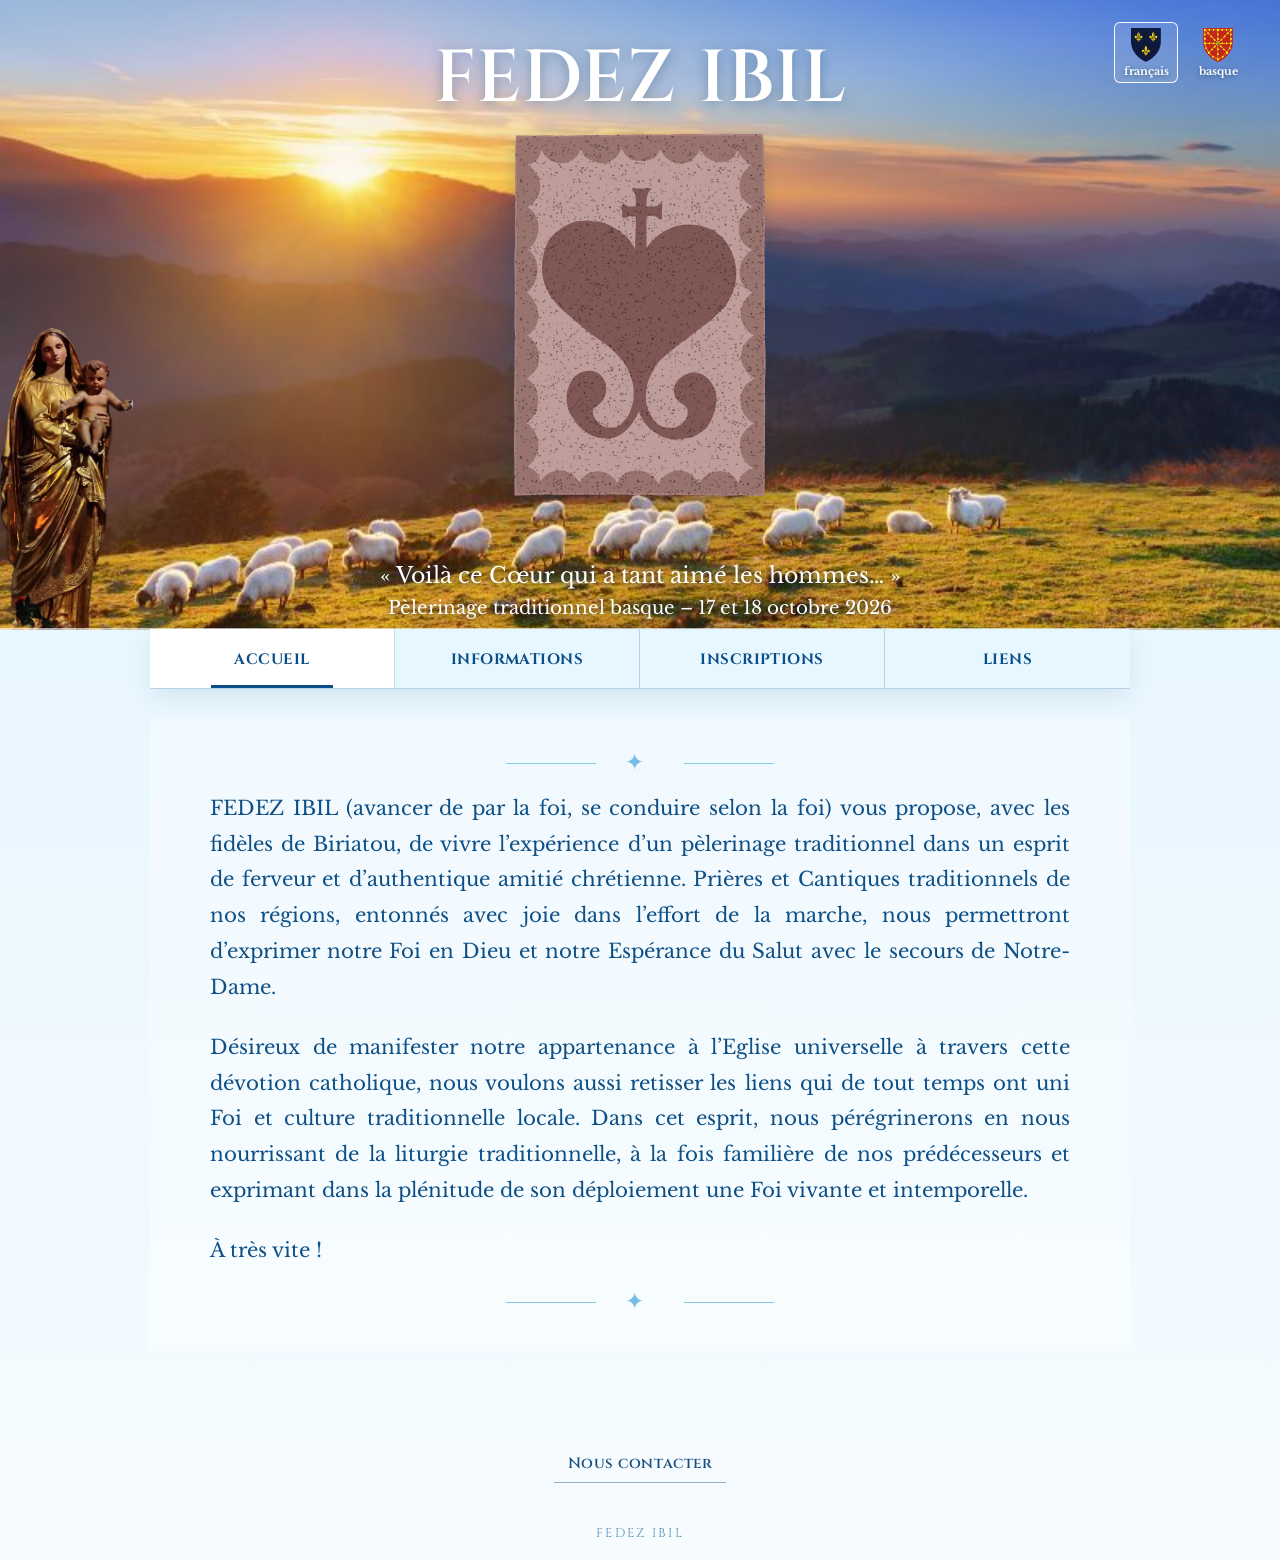
<file: index.html>
<!doctype html>
<html lang="fr">

<head>
  <!-- Google tag (gtag.js) -->
<script async src="https://www.googletagmanager.com/gtag/js?id=G-PWHCYCFR2K"></script>
<script>
  window.dataLayer = window.dataLayer || [];
  function gtag(){dataLayer.push(arguments);}
  gtag('js', new Date());

  gtag('config', 'G-PWHCYCFR2K');
</script>
  <meta charset="utf-8">

  <meta
    name="viewport"
    content="width=device-width, initial-scale=1"
  >

  <meta
    name="description"
    content="Fedez Ibil — pèlerinage traditionnel, foi et culture locale."
  >

  <title>Fedez Ibil</title>

  <link rel="preconnect" href="https://fonts.googleapis.com">
  <link rel="preconnect" href="https://fonts.gstatic.com" crossorigin>

  <link
    href="https://fonts.googleapis.com/css2?family=Cinzel:wght@500;600;700&family=Libre+Baskerville:ital,wght@0,400;0,700;1,400&display=swap"
    rel="stylesheet"
  >

  <link rel="stylesheet" href="style.css">

  <script defer src="langue.js"></script>
</head>

<body data-page="home">


<!-- LANGUES -->

<div
  class="language-switch"
  aria-label="Choix de la langue"
>

  <button
    class="lang-btn active"
    data-lang="fr"
    type="button"
    aria-label="français"
  >

    <img
      src="images/blason-france.svg"
      alt=""
    >

    <span
      class="lang-label"
      data-lang-label="fr"
    >
      français
    </span>

  </button>


  <button
    class="lang-btn"
    data-lang="eu"
    type="button"
    aria-label="basque"
  >

    <img
      src="images/blason-navarre.svg"
      alt=""
    >

    <span
      class="lang-label"
      data-lang-label="eu"
    >
      basque
    </span>

  </button>

</div>



<!-- GRANDE IMAGE -->

<header class="hero">

  <img
    class="hero-photo"
    src="images/garazi.jpg"
    alt="Saint-Jean-Pied-de-Port"
  >


  <!-- TITRE -->

  <div
    class="brand"
    aria-label="Fedez Ibil"
  >

    <div class="brand-title">

      <span class="brand-word">
        FE<span id="logo-start">D</span>EZ
      </span>

      <span class="brand-word">
        I<span id="logo-end">B</span>IL
      </span>

    </div>

  </div>


  <!-- SACRÉ-CŒUR -->

  <img
    src="images/bihotz-sakratua.svg"
    alt=""
    class="brand-heart"
  >


  <!-- VIERGE -->

  <img
    class="virgin"
    src="images/vierge-ciboure.png"
    alt="Vierge à l'Enfant"
  >


  <!-- DEVISE ET DATE DU PÈLERINAGE -->

  <div class="hero-caption">

    <div
      class="hero-quote"
      data-i18n-html="hero.quote"
    >
      Voilà ce Cœur qui a tant aimé les hommes…
    </div>

    <div
      class="hero-subtitle"
      data-i18n-html="hero.subtitle"
    >
      Pèlerinage traditionnel basque – 17 et 18 octobre 2026
    </div>

  </div>


  <div class="hero-bottom-line"></div>

</header>



<!-- NAVIGATION -->

<nav
  class="main-nav"
  aria-label="Navigation principale"
>

  <a
    class="nav-link active"
    href="index.html"
    data-i18n="nav.home"
  >
    Accueil
  </a>

  <a
    class="nav-link"
    href="informations.html"
    data-i18n="nav.info"
  >
    Informations
  </a>

  <a
    class="nav-link"
    href="inscriptions.html"
    data-i18n="nav.signup"
  >
    Inscriptions
  </a>

  <a
    class="nav-link"
    href="liens.html"
    data-i18n="nav.links"
  >
    Liens
  </a>

</nav>



<!-- CONTENU -->

<main class="home-main">

  <section class="intro-card">

    <div
      class="ornament"
      aria-hidden="true"
    >
      ✦
    </div>


    <div
      class="intro-text"
      data-i18n-html="home.text"
    >

      <p>
        FEDEZ IBIL (avancer de par la foi, se conduire selon la foi) vous propose, avec les fidèles de Biriatou, de vivre l’expérience d’un pèlerinage traditionnel dans un esprit de ferveur et d’authentique amitié chrétienne. Prières et Cantiques traditionnels de nos régions, entonnés avec joie dans l’effort de la marche, nous permettront d’exprimer notre Foi en Dieu et notre Espérance du Salut avec le secours de Notre-Dame.
      </p>

      <p>
        Désireux de manifester notre appartenance à l’Eglise universelle à travers cette dévotion catholique, nous voulons aussi retisser les liens qui de tout temps ont uni Foi et culture traditionnelle locale. Dans cet esprit, nous pérégrinerons en nous nourrissant de la liturgie traditionnelle, à la fois familière de nos prédécesseurs et exprimant dans la plénitude de son déploiement une Foi vivante et intemporelle.
      </p>

      <p>
        À très vite !
      </p>

    </div>


    <div
      class="ornament ornament-bottom"
      aria-hidden="true"
    >
      ✦
    </div>

  </section>

</main>

<div class="contact-footer-link">
  <a href="contact.html" data-i18n="contact.link">
    Nous contacter
  </a>
</div>


<footer>
  <span>FEDEZ IBIL</span>
</footer>

</body>

</html>
</file>
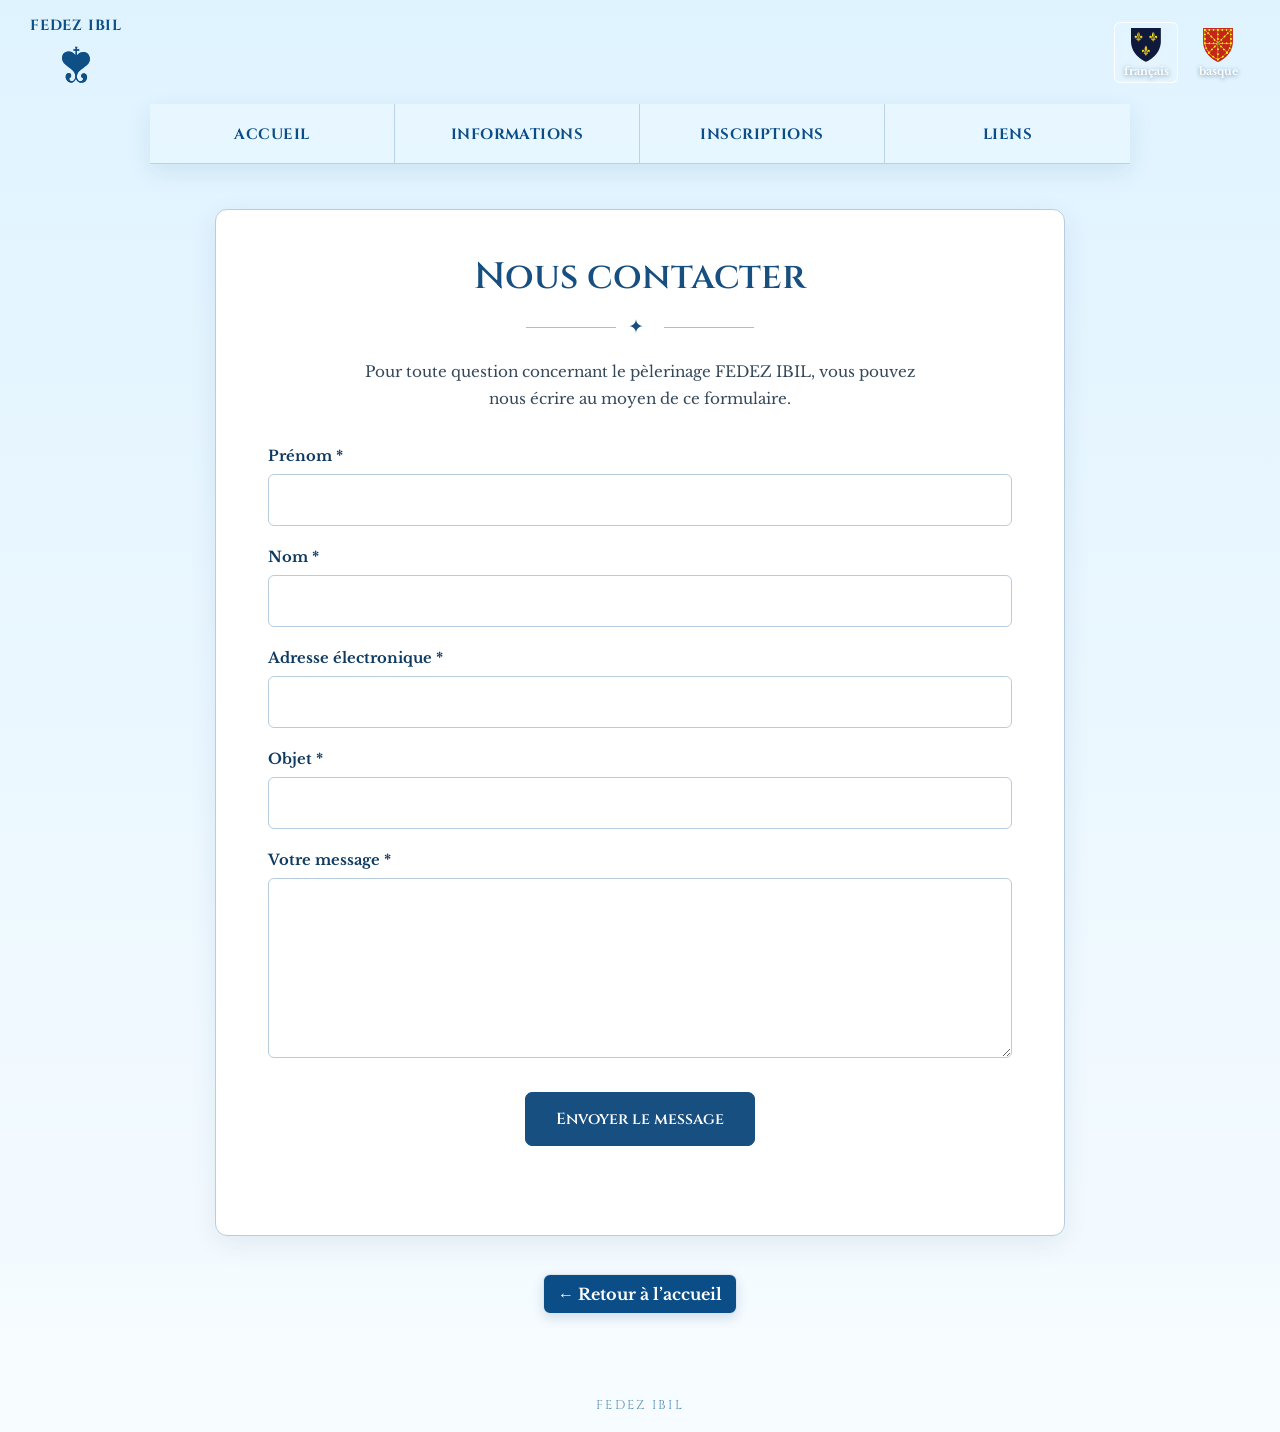
<file: contact.html>
<!doctype html>
<html lang="fr">
<head>
  <meta charset="utf-8">
  <meta name="viewport" content="width=device-width,initial-scale=1">
  <meta name="description" content="Contacter l'association FEDEZ IBIL.">
  <title>Nous contacter — FEDEZ IBIL</title>

  <link rel="preconnect" href="https://fonts.googleapis.com">
  <link rel="preconnect" href="https://fonts.gstatic.com" crossorigin>
  <link href="https://fonts.googleapis.com/css2?family=Cinzel:wght@500;600;700&family=Libre+Baskerville:ital,wght@0,400;0,700;1,400&display=swap" rel="stylesheet">

  <link rel="stylesheet" href="style.css">
  <link rel="stylesheet" href="contact.css">

  <script defer src="langue.js"></script>
  <script defer src="contact-config.js"></script>
  <script defer src="contact.js"></script>
</head>

<body class="contact-page" data-page="contact">

  <a class="info-home-link" href="index.html" aria-label="Retour à l'accueil">
    <span class="info-home-title">FEDEZ IBIL</span>
    <img
      src="images/bihotz-sakratua-xuria.svg"
      alt=""
      class="info-home-heart"
    >
  </a>

  <div class="language-switch" aria-label="Choix de la langue">
    <button class="lang-btn active" data-lang="fr" type="button" aria-label="français">
      <img src="images/blason-france.svg" alt="">
      <span class="lang-label" data-lang-label="fr">français</span>
    </button>

    <button class="lang-btn" data-lang="eu" type="button" aria-label="basque">
      <img src="images/blason-navarre.svg" alt="">
      <span class="lang-label" data-lang-label="eu">basque</span>
    </button>
  </div>

  <nav class="main-nav info-main-nav" aria-label="Navigation principale">
    <a class="nav-link" href="index.html" data-i18n="nav.home">Accueil</a>
    <a class="nav-link" href="informations.html" data-i18n="nav.info">Informations</a>
    <a class="nav-link" href="inscriptions.html" data-i18n="nav.signup">Inscriptions</a>
    <a class="nav-link" href="liens.html" data-i18n="nav.links">Liens</a>
  </nav>

  <main class="contact-main">
    <section class="contact-card" aria-labelledby="contact-title">

      <h1 id="contact-title" data-i18n="contact.title">
        Nous contacter
      </h1>

      <div class="ornament" aria-hidden="true">✦</div>

      <p class="contact-intro" data-i18n="contact.intro">
        Pour toute question concernant le pèlerinage FEDEZ IBIL,
        vous pouvez nous écrire au moyen de ce formulaire.
      </p>

      <form id="contact-form" method="post" target="contact-response">

        <input type="hidden" name="type" value="contact-fedez-ibil">
        <input type="hidden" id="contact-lang" name="langue" value="fr">

        <div class="contact-field">
          <label for="prenom" data-i18n="contact.first">Prénom *</label>
          <input id="prenom" name="prenom" autocomplete="given-name"
                 required maxlength="120">
        </div>

        <div class="contact-field">
          <label for="nom" data-i18n="contact.last">Nom *</label>
          <input id="nom" name="nom" autocomplete="family-name"
                 required maxlength="120">
        </div>

        <div class="contact-field">
          <label for="email" data-i18n="contact.email">
            Adresse électronique *
          </label>
          <input id="email" name="email" type="email"
                 autocomplete="email" required maxlength="254">
        </div>

        <div class="contact-field">
          <label for="objet" data-i18n="contact.subject">Objet *</label>
          <input id="objet" name="objet" type="text"
                 required maxlength="180">
        </div>

        <div class="contact-field">
          <label for="message" data-i18n="contact.message">
            Votre message *
          </label>
          <textarea id="message" name="message"
                    required maxlength="12000"></textarea>
        </div>

        <button id="contact-submit" class="contact-submit"
                type="submit" data-i18n="contact.send">
          Envoyer le message
        </button>

        <p class="contact-status" id="contact-status"
           role="status" aria-live="polite"></p>

      </form>

      <iframe name="contact-response" id="contact-response"
              title="Réponse du formulaire" hidden></iframe>

    </section>

    <p class="info-back-wrap">
      <a class="info-back-button" id="contact-back"
         href="index.html" data-i18n="info.back">
        ← Retour à l’accueil
      </a>
    </p>
  </main>

  <footer><span>FEDEZ IBIL</span></footer>

</body>
</html>
</file>
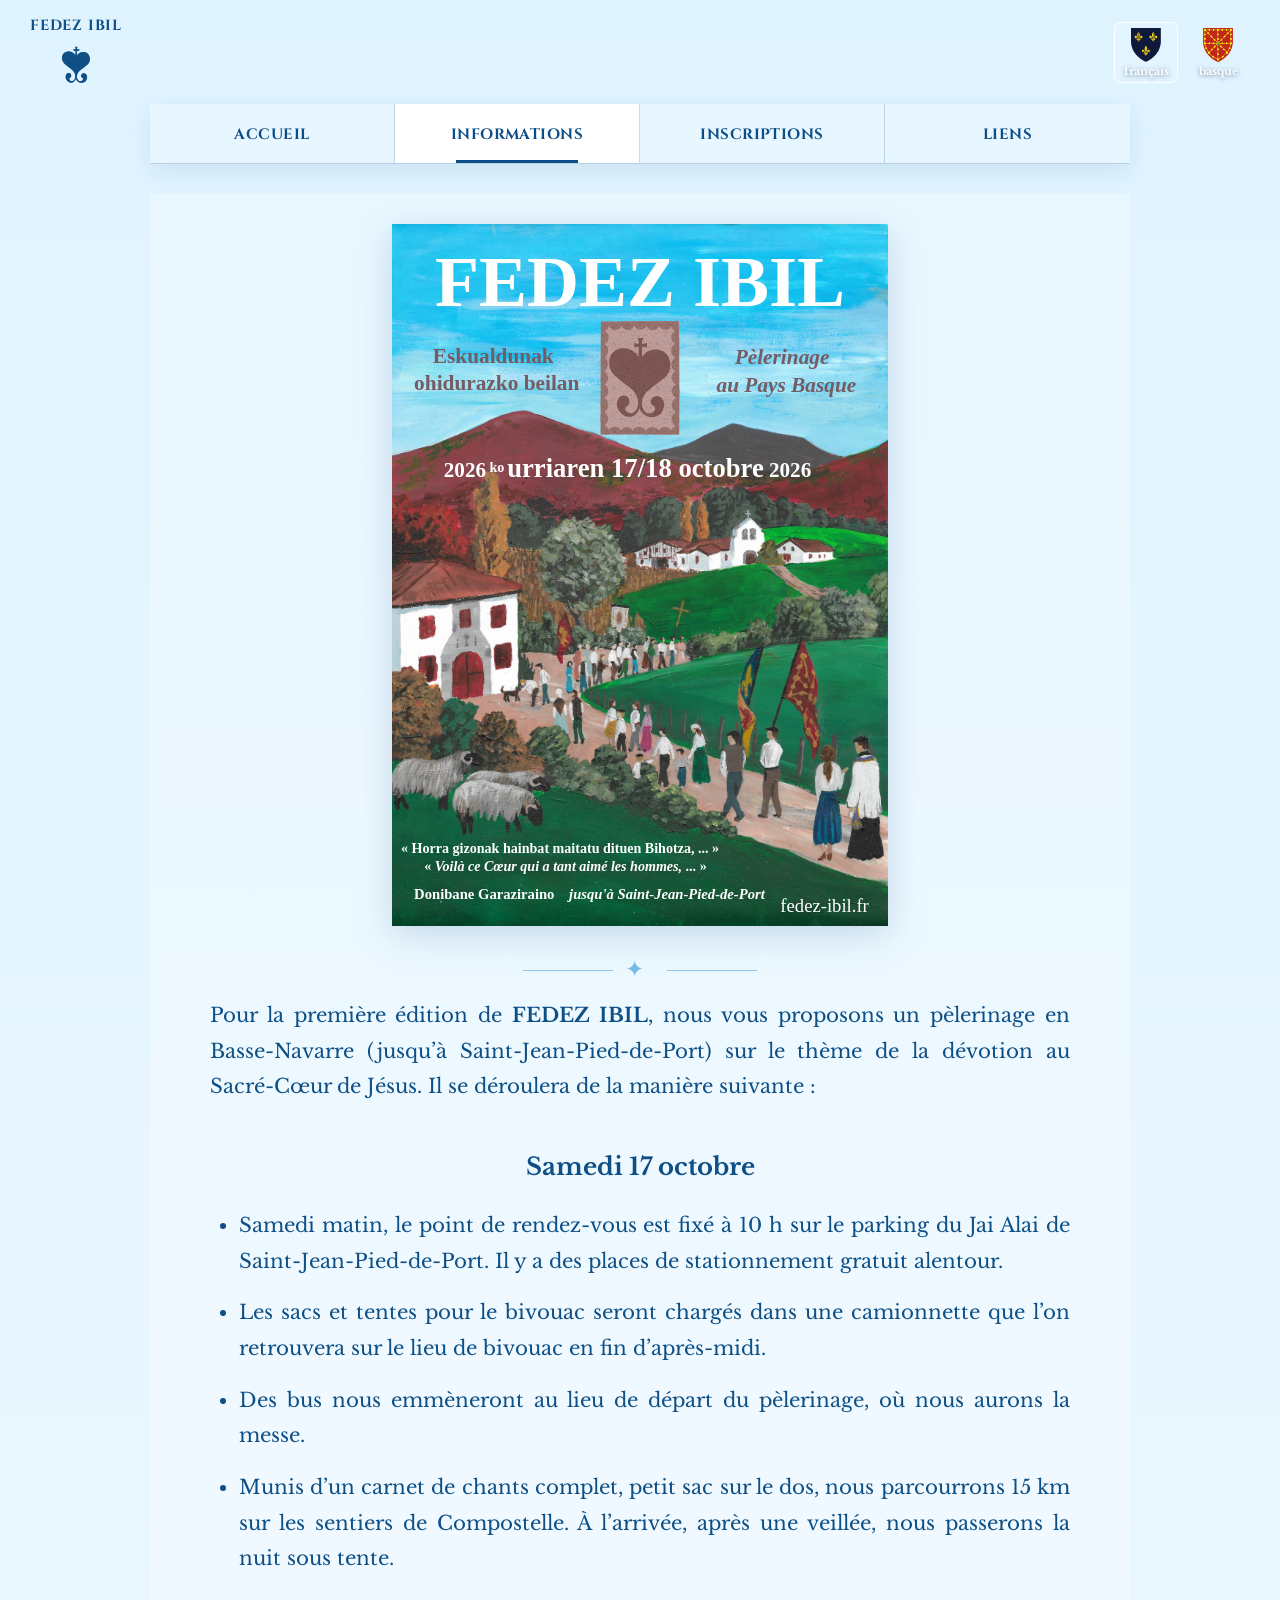
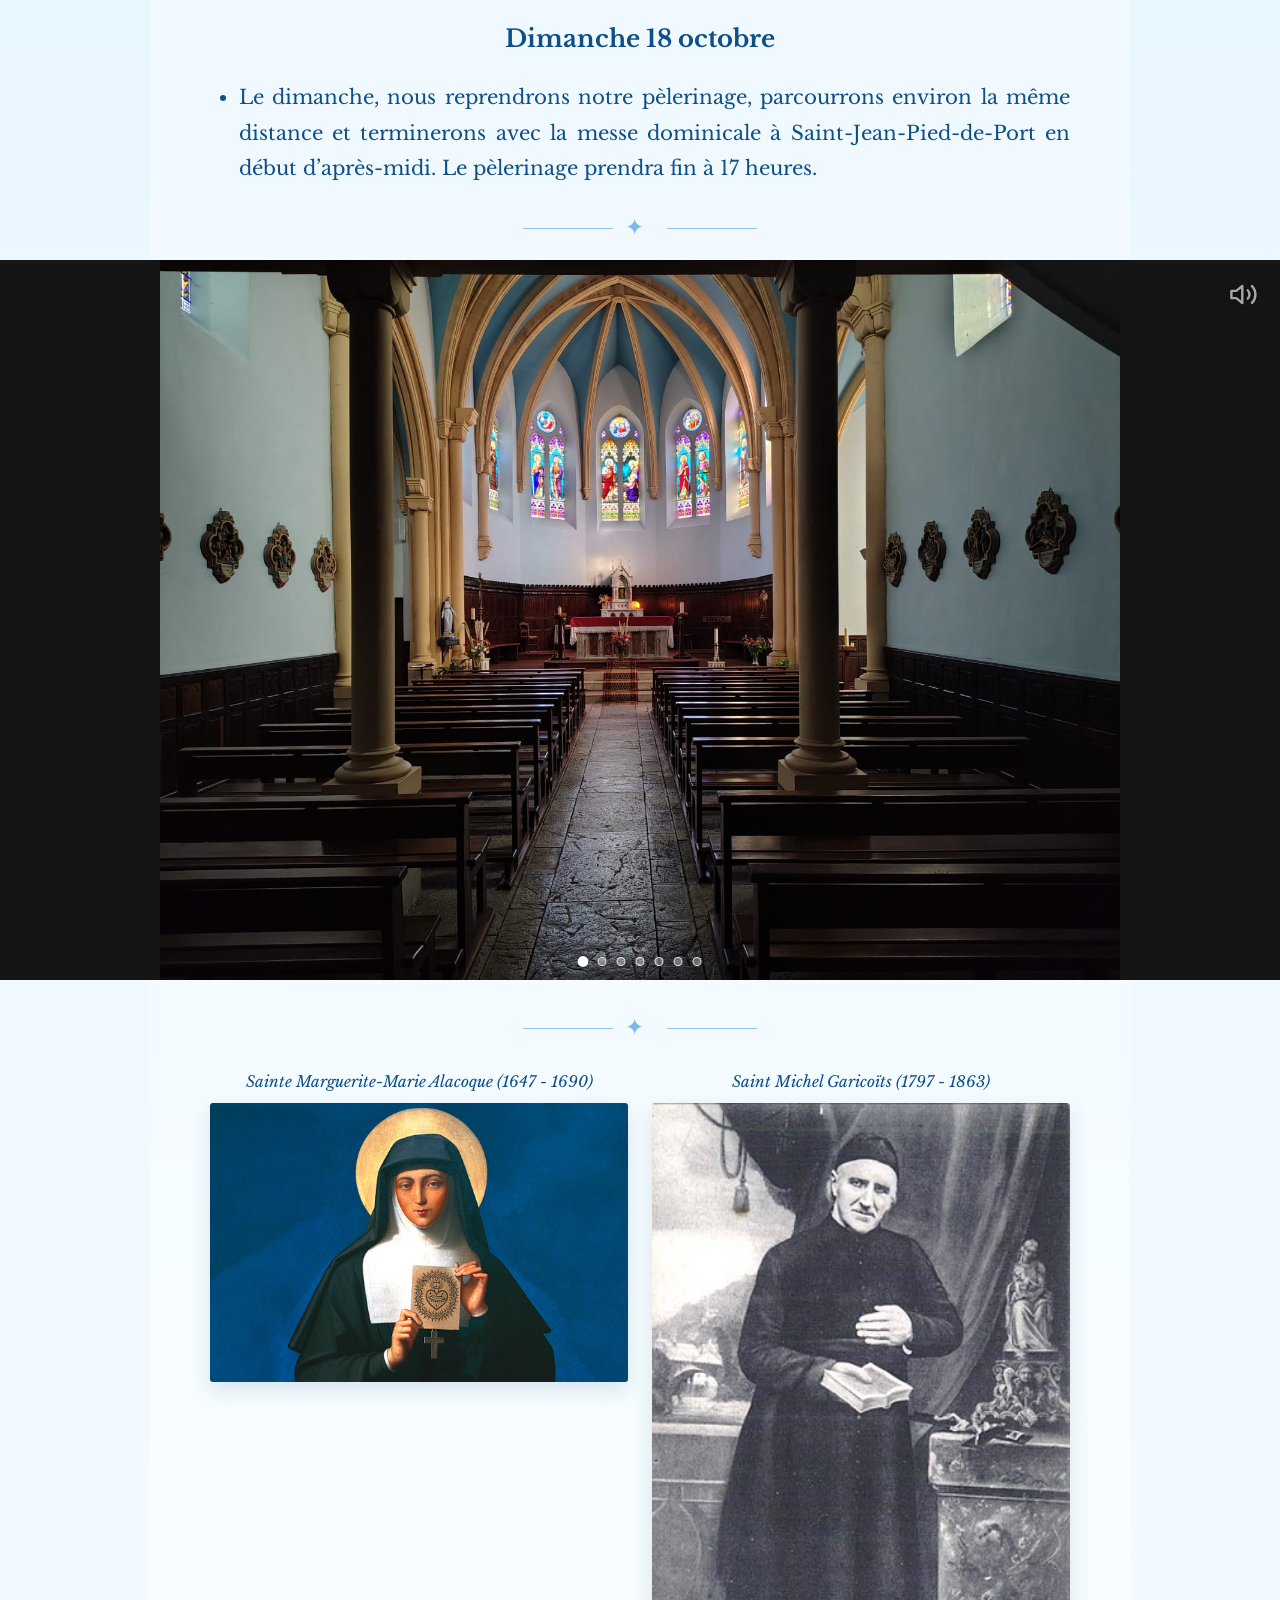
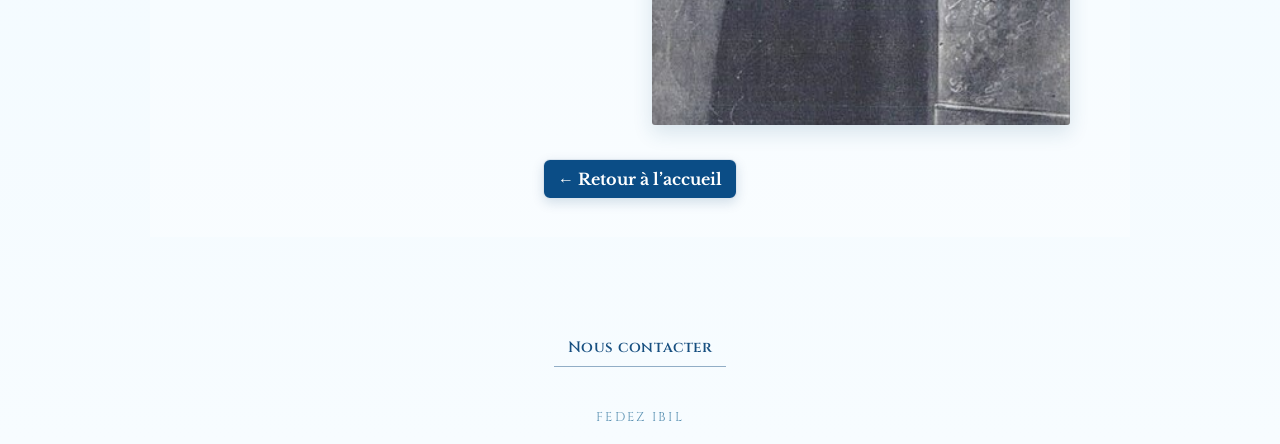
<file: informations.html>
<!doctype html>
<html lang="fr">
<head>
  <meta charset="utf-8">
  <meta name="viewport" content="width=device-width, initial-scale=1">
  <meta name="description" content="Informations pratiques sur le pèlerinage FEDEZ IBIL des 17 et 18 octobre 2026.">
  <title>Informations — Fedez Ibil</title>

  <link rel="preconnect" href="https://fonts.googleapis.com">
  <link rel="preconnect" href="https://fonts.gstatic.com" crossorigin>
  <link href="https://fonts.googleapis.com/css2?family=Cinzel:wght@500;600;700&family=Libre+Baskerville:ital,wght@0,400;0,700;1,400&display=swap" rel="stylesheet">

  <link rel="stylesheet" href="style.css">
  <style>
    .info-text .info-day { text-align:center; margin:1.7em 0 .75em; font-family:inherit; font-size:1.22em; font-weight:700; }
    .info-day sup { font-size:.65em; vertical-align:super; line-height:0; }
    .info-gallery { position:relative; width:100vw; max-width:100vw; margin:1.2rem 0 2rem; margin-left:calc(50% - 50vw); background:#151515; overflow:hidden; }
    .info-gallery-frame { display:block; width:100%; aspect-ratio:16/9; cursor:zoom-in; overflow:hidden; }
    .info-gallery-frame img { display:block; width:100%; height:100%; object-fit:contain; }
    .info-gallery-sound { position:absolute; z-index:5; right:18px; top:15px; display:grid; place-items:center; width:38px; height:38px; padding:5px; border:0; background:none; color:#fff; opacity:.62; cursor:pointer; filter:drop-shadow(0 1px 3px #000); }
    .info-gallery-sound:hover,.info-gallery-sound:focus-visible { opacity:1; }
    .info-gallery-sound svg { width:29px; height:29px; }
    .info-gallery-sound svg[hidden] { display:none; }
    .info-gallery-dots { position:absolute; bottom:14px; left:50%; transform:translateX(-50%); z-index:5; display:flex; align-items:center; gap:10px; }
    .info-gallery-dots button { width:9px; height:9px; border-radius:50%; border:1px solid rgba(255,255,255,.8); padding:0; background:rgba(255,255,255,.35); cursor:pointer; box-shadow:0 1px 3px #333; }
    .info-gallery-dots button.active { background:#fff; transform:scale(1.2); }
    .info-gallery:fullscreen { display:flex; align-items:center; justify-content:center; background:#000; width:100vw; height:100vh; margin:0; }
    .info-gallery:fullscreen .info-gallery-frame { width:100%; height:100%; aspect-ratio:auto; cursor:zoom-out; }
    .info-gallery:fullscreen .info-gallery-frame img { width:100%; height:100%; object-fit:contain; }
    .info-gallery:fullscreen .info-gallery-sound { top:24px; right:26px; }
    .info-gallery:fullscreen .info-gallery-dots { bottom:25px; }
  </style>

  <script defer src="langue.js"></script>
  <script defer src="informations.js"></script>
</head>
<body data-page="info" class="information-page">

  <!-- RETOUR À L'ACCUEIL -->
  <a class="info-home-link" href="index.html" aria-label="Retour à l'accueil">
    <span class="info-home-title">FEDEZ IBIL</span>
    <img src="images/bihotz-sakratua-xuria.svg" alt="" class="info-home-heart">
  </a>

  <!-- LANGUES : mêmes boutons et même emplacement que sur la page d'accueil -->
  <div class="language-switch" aria-label="Choix de la langue">
    <button class="lang-btn active" data-lang="fr" type="button" aria-label="français">
      <img src="images/blason-france.svg" alt="">
      <span class="lang-label" data-lang-label="fr">français</span>
    </button>

    <button class="lang-btn" data-lang="eu" type="button" aria-label="basque">
      <img src="images/blason-navarre.svg" alt="">
      <span class="lang-label" data-lang-label="eu">basque</span>
    </button>
  </div>

  <nav class="main-nav info-main-nav" aria-label="Navigation principale">
    <a class="nav-link" href="index.html" data-i18n="nav.home">Accueil</a>
    <a class="nav-link active" href="informations.html" data-i18n="nav.info">Informations</a>
    <a class="nav-link" href="inscriptions.html" data-i18n="nav.signup">Inscriptions</a>
    <a class="nav-link" href="liens.html" data-i18n="nav.links">Liens</a>
  </nav>

  <main class="info-main">
    <section class="info-page-card">

      <!-- AFFICHE -->
      <button class="info-poster-button" id="info-poster-open" type="button"
              aria-label="Afficher l'affiche FEDEZ IBIL en plein écran">
        <img class="info-poster" src="images/FEDEZ-IBIL-afitxa.svg" alt="Affiche FEDEZ IBIL">
      </button>

      <div class="ornament" aria-hidden="true">✦</div>

      <!-- Le contenu est traduit directement par langue.js -->
      <div class="info-text" data-i18n-html="info.text">
      <p>Pour la première édition de <strong>FEDEZ IBIL</strong>, nous vous proposons un pèlerinage en Basse-Navarre (jusqu’à Saint-Jean-Pied-de-Port) sur le thème de la dévotion au Sacré-Cœur de Jésus. Il se déroulera de la manière suivante&nbsp;:</p>
      <h2 class="info-day">Samedi 17 octobre</h2>
      <ul>
        <li>Samedi matin, le point de rendez-vous est fixé à 10 h sur le parking du Jai Alai de Saint-Jean-Pied-de-Port. Il y a des places de stationnement gratuit alentour.</li>
        <li>Les sacs et tentes pour le bivouac seront chargés dans une camionnette que l’on retrouvera sur le lieu de bivouac en fin d’après-midi.</li>
        <li>Des bus nous emmèneront au lieu de départ du pèlerinage, où nous aurons la messe.</li>
        <li>Munis d’un carnet de chants complet, petit sac sur le dos, nous parcourrons 15 km sur les sentiers de Compostelle. À l’arrivée, après une veillée, nous passerons la nuit sous tente.</li>
      </ul>
      <h2 class="info-day">Dimanche 18 octobre</h2>
      <ul><li>Le dimanche, nous reprendrons notre pèlerinage, parcourrons environ la même distance et terminerons avec la messe dominicale à Saint-Jean-Pied-de-Port en début d’après-midi. Le pèlerinage prendra fin à 17 heures.</li></ul>
      </div>


      <div class="ornament" aria-hidden="true">✦</div>
      <section class="info-gallery" id="info-gallery" aria-label="Photographies du pèlerinage" data-i18n-title="info.gallery">
        <div class="info-gallery-frame" id="info-gallery-frame" tabindex="0" role="button" aria-label="Afficher les photographies en plein écran">
          <img id="info-gallery-photo" src="images/01.jpg" alt="Photographie 1 sur 7" loading="eager">
        </div>
        <button class="info-gallery-sound" id="info-gallery-sound" type="button" data-i18n-title="info.soundOn" title="activer le son" aria-label="activer le son">
          <svg class="sound-icon" viewBox="0 0 24 24" aria-hidden="true" fill="none" stroke="currentColor" stroke-width="2" stroke-linecap="round" stroke-linejoin="round"><path d="M11 5 6 9H2v6h4l5 4V5Z"/><path d="M15.5 8.5a5 5 0 0 1 0 7"/><path d="M19 5a10 10 0 0 1 0 14"/></svg>
          <svg class="mute-icon" viewBox="0 0 24 24" aria-hidden="true" fill="none" stroke="currentColor" stroke-width="2" stroke-linecap="round" stroke-linejoin="round" hidden><path d="M11 5 6 9H2v6h4l5 4V5Z"/><path d="m16 9 5 6m0-6-5 6"/></svg>
        </button>
        <div class="info-gallery-dots" id="info-gallery-dots" aria-label="Choisir une photographie"></div>
        <audio id="info-gallery-audio" preload="none" src="audio/01.mp3"></audio>
      </section>

      <div class="ornament ornament-bottom" aria-hidden="true">✦</div>

      <section class="info-saints" aria-label="Saints liés à la dévotion au Sacré-Cœur">
        <figure>
          <figcaption data-i18n="info.marguerite">Sainte Marguerite-Marie Alacoque (1647 - 1690)</figcaption>
          <img src="images/sainte-marguerite-marie.jpg" alt="Sainte Marguerite-Marie Alacoque">
        </figure>
        <figure>
          <figcaption data-i18n="info.michel">Saint Michel Garicoïts (1797 - 1863)</figcaption>
          <img src="images/saint-michel-garicoits.jpg" alt="Saint Michel Garicoïts">
        </figure>
      </section>

      <p class="info-back-wrap">
        <a class="info-back-button" href="index.html" data-i18n="info.back">← Retour à l’accueil</a>
      </p>

    </section>
  </main>

<div class="contact-footer-link">
  <a href="contact.html" data-i18n="contact.link">
    Nous contacter
  </a>
</div>

  <footer><span>FEDEZ IBIL</span></footer>

  <!-- AFFICHAGE PLEIN ÉCRAN DE L'AFFICHE -->
  <div class="info-poster-overlay" id="info-poster-overlay" hidden aria-hidden="true">
    <button class="info-poster-fullscreen" id="info-poster-close" type="button"
            aria-label="Fermer l'affiche et revenir aux informations">
      <img src="images/FEDEZ-IBIL-afitxa.svg" alt="Affiche FEDEZ IBIL">
    </button>
  </div>

</body>
</html>
</file>
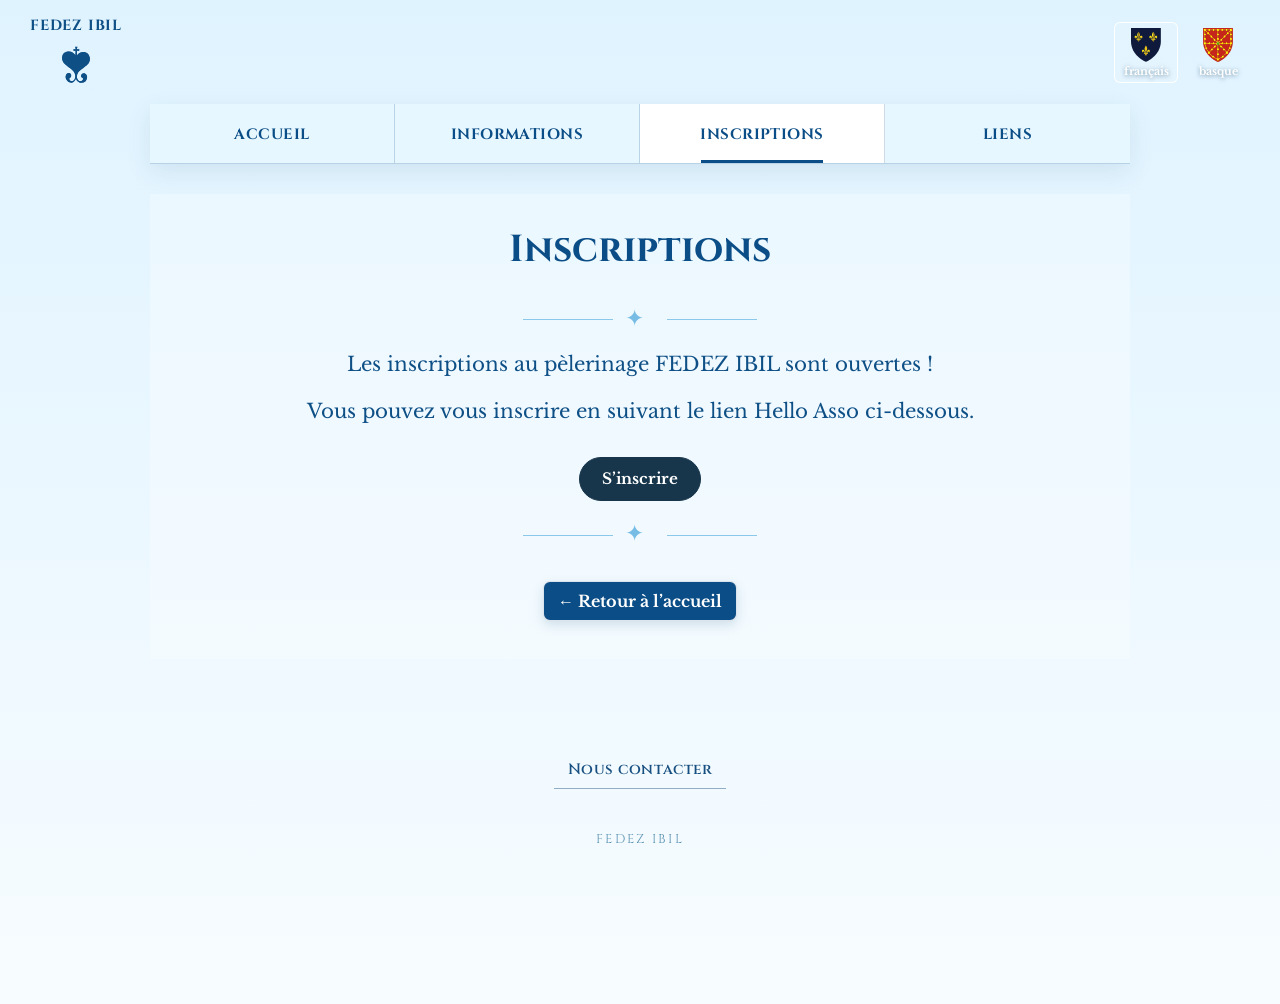
<file: inscriptions.html>
<!doctype html>
<html lang="fr">
<head>
  <meta charset="utf-8">
  <meta name="viewport" content="width=device-width, initial-scale=1">
  <title>Inscriptions — Fedez Ibil</title>
  <link rel="preconnect" href="https://fonts.googleapis.com">
  <link rel="preconnect" href="https://fonts.gstatic.com" crossorigin>
  <link href="https://fonts.googleapis.com/css2?family=Cinzel:wght@500;600;700&family=Libre+Baskerville:ital,wght@0,400;0,700;1,400&display=swap" rel="stylesheet">
  <link rel="stylesheet" href="style.css">
  <script defer src="langue.js"></script>

  <style>
    .signup-intro {
      max-width: 760px;
      margin: 0 auto;
      text-align: center;
    }

    .signup-intro p {
      margin: .7rem 0;
    }

    .signup-open-button {
      display: inline-block;
      margin-top: 1rem;
      padding: .85rem 1.35rem;
      border: 1px solid #17364c;
      border-radius: 999px;
      background: #17364c;
      color: #fff;
      font: 700 .95rem/1 "Libre Baskerville", Georgia, serif;
      text-decoration: none;
      cursor: pointer;
      transition: transform .15s ease, opacity .15s ease;
    }

    .signup-open-button:hover,
    .signup-open-button:focus-visible {
      transform: translateY(-1px);
      opacity: .9;
      color: #fff;
    }

  </style>
</head>
<body data-page="signup" class="information-page">

  <a class="info-home-link" href="index.html" aria-label="Retour à l'accueil">
    <span class="info-home-title">FEDEZ IBIL</span>
    <img src="images/bihotz-sakratua-xuria.svg" alt="" class="info-home-heart">
  </a>

  <div class="language-switch" aria-label="Choix de la langue">
    <button class="lang-btn active" data-lang="fr" type="button" aria-label="français">
      <img src="images/blason-france.svg" alt="">
      <span class="lang-label" data-lang-label="fr">français</span>
    </button>
    <button class="lang-btn" data-lang="eu" type="button" aria-label="basque">
      <img src="images/blason-navarre.svg" alt="">
      <span class="lang-label" data-lang-label="eu">basque</span>
    </button>
  </div>

  <nav class="main-nav info-main-nav" aria-label="Navigation principale">
    <a class="nav-link" href="index.html" data-i18n="nav.home">Accueil</a>
    <a class="nav-link" href="informations.html" data-i18n="nav.info">Informations</a>
    <a class="nav-link active" href="inscriptions.html" data-i18n="nav.signup">Inscriptions</a>
    <a class="nav-link" href="liens.html" data-i18n="nav.links">Liens</a>
  </nav>

  <main class="secondary-content">
    <section class="secondary-card">
      <h1 class="secondary-title" data-i18n="nav.signup">Inscriptions</h1>
      <div class="ornament" aria-hidden="true">✦</div>

      <div class="signup-intro">
        <p class="secondary-text" data-i18n="signup.open">Les inscriptions au pèlerinage FEDEZ IBIL sont ouvertes !</p>
        <p class="secondary-text" data-i18n="signup.instructions">Vous pouvez vous inscrire en suivant le lien Hello Asso ci-dessous.</p>
        <a class="signup-open-button" href="https://www.helloasso.com/associations/fedez-ibil/evenements/inscription-au-pelerinage-fedez-ibil" data-i18n="signup.button">S’inscrire</a>
      </div>

      <div class="ornament ornament-bottom" aria-hidden="true">✦</div>
      <p class="info-back-wrap">
        <a class="info-back-button" href="index.html" data-i18n="info.back">← Retour à l’accueil</a>
      </p>
    </section>
  </main>

<div class="contact-footer-link">
  <a href="contact.html" data-i18n="contact.link">
    Nous contacter
  </a>
</div>

  <footer><span>FEDEZ IBIL</span></footer>


</body>
</html>
</file>
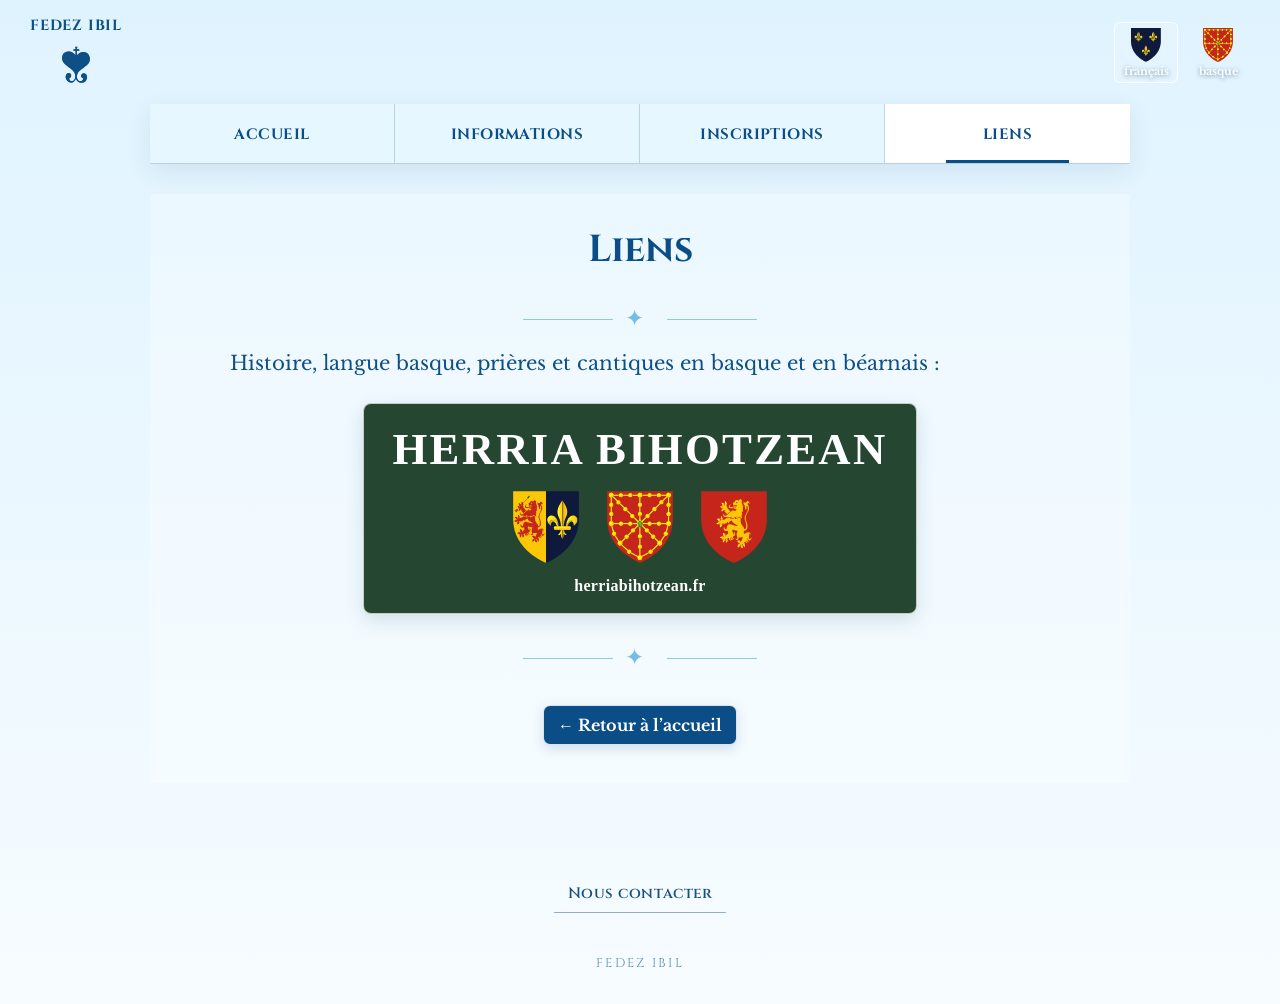
<file: liens.html>
<!doctype html>
<html lang="fr">
<head>
  <meta charset="utf-8">
  <meta name="viewport" content="width=device-width, initial-scale=1">
  <meta name="description" content="Liens proposés par FEDEZ IBIL.">
  <title>Liens — Fedez Ibil</title>

  <link rel="preconnect" href="https://fonts.googleapis.com">
  <link rel="preconnect" href="https://fonts.gstatic.com" crossorigin>
  <link href="https://fonts.googleapis.com/css2?family=Cinzel:wght@500;600;700&family=Libre+Baskerville:ital,wght@0,400;0,700;1,400&display=swap" rel="stylesheet">

  <link rel="stylesheet" href="style.css">
  <script defer src="langue.js"></script>
</head>
<body data-page="links" class="information-page">

  <!-- EXACTEMENT LE MÊME RETOUR VISUEL QUE SUR INFORMATIONS -->
  <a class="info-home-link" href="index.html" aria-label="Retour à l'accueil">
    <span class="info-home-title">FEDEZ IBIL</span>
    <img src="images/bihotz-sakratua-xuria.svg" alt="" class="info-home-heart">
  </a>

  <!-- LANGUES -->
  <div class="language-switch" aria-label="Choix de la langue">
    <button class="lang-btn active" data-lang="fr" type="button" aria-label="français">
      <img src="images/blason-france.svg" alt="">
      <span class="lang-label" data-lang-label="fr">français</span>
    </button>
    <button class="lang-btn" data-lang="eu" type="button" aria-label="basque">
      <img src="images/blason-navarre.svg" alt="">
      <span class="lang-label" data-lang-label="eu">basque</span>
    </button>
  </div>

  <!-- NAVIGATION -->
  <nav class="main-nav info-main-nav" aria-label="Navigation principale">
    <a class="nav-link" href="index.html" data-i18n="nav.home">Accueil</a>
    <a class="nav-link" href="informations.html" data-i18n="nav.info">Informations</a>
    <a class="nav-link" href="inscriptions.html" data-i18n="nav.signup">Inscriptions</a>
    <a class="nav-link active" href="liens.html" data-i18n="nav.links">Liens</a>
  </nav>

  <main class="secondary-content">
    <section class="secondary-card">
      <h1 class="secondary-title" data-i18n="nav.links">Liens</h1>

      <div class="ornament" aria-hidden="true">✦</div>

      <div class="links-list">
        <article class="external-link-entry">
          <p class="external-link-description" data-i18n="links.herriaDescription">
            Histoire, langue basque, prières et cantiques en basque et en béarnais :
          </p>

          <a class="hb-link-logo" href="https://herriabihotzean.fr/" aria-label="Herria Bihotzean — herriabihotzean.fr">
            <span class="hb-link-title">Herria Bihotzean</span>
            <span class="hb-link-crests" aria-hidden="true">
              <img src="images/hb-blason-labourd.svg" alt="">
              <img src="images/hb-blason-navarre.svg" alt="">
              <img src="images/hb-blason-soule.svg" alt="">
            </span>
            <span class="hb-link-domain">herriabihotzean.fr</span>
          </a>
        </article>
      </div>

      <div class="ornament ornament-bottom" aria-hidden="true">✦</div>

      <p class="info-back-wrap">
        <a class="info-back-button" href="index.html" data-i18n="info.back">← Retour à l’accueil</a>
      </p>
    </section>
  </main>

<div class="contact-footer-link">
  <a href="contact.html" data-i18n="contact.link">
    Nous contacter
  </a>
</div>

  <footer><span>FEDEZ IBIL</span></footer>
</body>
</html>
</file>
<file: style.css>
:root{
  --blue:#9ed4f2;
  --blue-deep:#0b4d86;
  --blue-dark:#073b69;
  --blue-pale:#eaf7ff;
  --white:#fff;
  --ink:#17364c;
  --line:rgba(255,255,255,.58);
}

*{
  box-sizing:border-box;
}

html{
  scroll-behavior:smooth;
}

body{
  margin:0;
  color:var(--ink);
  background:linear-gradient(#dff3ff,#f7fcff);
  font-family:"Libre Baskerville",Georgia,serif;
}


/* =========================================================
   HERO
   ========================================================= */

.hero{
  position:relative;

  height:clamp(
    560px,
    calc(516px + 8.9vw),
    650px
  );

  min-height:0;

  overflow:hidden;
  background:var(--blue);
}

.hero-photo{
  position:absolute;
  inset:0;

  width:100%;
  height:100%;

  object-fit:cover;
  object-position:center 56%;

  z-index:0;
}

.hero::after{
  display:none;
}


/* =========================================================
   LANGUES
   ========================================================= */

.language-switch{
  position:fixed;

  top:22px;
  right:30px;

  display:flex;
  align-items:flex-start;

  gap:8px;

  z-index:2147483647;
}

.lang-btn{
  display:flex;
  flex-direction:column;

  align-items:center;
  justify-content:center;

  gap:3px;

  min-width:64px;

  padding:5px 6px 4px;

  border:1px solid transparent;
  border-radius:6px;

  background:transparent;

  color:#fff;

  cursor:pointer;

  font-family:"Libre Baskerville",Georgia,serif;
  font-weight:700;

  text-shadow:0 1px 4px rgba(0,47,78,.5);

  transition:.15s ease;
}

.lang-btn img{
  width:34px;
  height:34px;
  object-fit:contain;
}

.lang-btn:hover{
  background:rgba(255,255,255,.10);
}

.lang-btn.active{
  border-color:rgba(255,255,255,.95);
  background:rgba(255,255,255,.10);
}

.lang-label{
  font-size:.68rem;
  line-height:1.15;
  white-space:nowrap;
}


/* =========================================================
   FEDEZ IBIL
   ========================================================= */

.brand{
  position:absolute;

  top:clamp(
    28px,
    calc(120px - 6.1vw),
    90px
  );

  left:50%;

  transform:translateX(-50%);

  z-index:20;

  color:#fff;

  text-shadow:0 3px 13px rgba(2,52,89,.34);

  font-family:"Cinzel",serif;
  font-weight:600;

  letter-spacing:.035em;
  line-height:1;

  white-space:nowrap;
}

.brand-title{
  display:flex;

  align-items:center;
  justify-content:center;

  gap:.32em;

  font-size:clamp(
    50px,
    calc(35.5px + 2.97vw),
    80px
  );
}

.brand-word{
  display:inline-block;
}


/* =========================================================
   SACRÉ-CŒUR
   ========================================================= */

.brand-heart{
  position:absolute;

  left:50%;
  top:50%;

  transform:translate(-50%,-50%);

  width:200px;
  height:auto;

  object-fit:contain;

  z-index:15;

  filter:drop-shadow(
    0 3px 8px rgba(7,61,100,.20)
  );
}


/* =========================================================
   DEVISE ET DATE DU PÈLERINAGE
   ========================================================= */

.hero-caption{
  position:absolute;

  left:50%;

  /*
     La position verticale de ce bloc
     est calculée dans langue.js.
  */

  top:78%;

  transform:translateX(-50%);

  z-index:25;

  width:min(88%,1100px);

  text-align:center;

  color:#fff;

  font-family:
    "Libre Baskerville",
    Georgia,
    serif;

  /*
     Même formule de référence que FEDEZ IBIL.
     Les tailles ci-dessous étant exprimées
     en em, elles restent proportionnelles
     à la taille du titre.
  */

  font-size:clamp(
    50px,
    calc(35.5px + 2.97vw),
    80px
  );

  text-shadow:
    0 2px 7px rgba(0,35,65,.72);

  pointer-events:none;
}


/* « Voilà ce Cœur qui a tant aimé les hommes… » */

.hero-quote{
  position:absolute;

  left:50%;
  top:0;

  width:100%;

  transform:translateX(-50%);

  font-size:.30em;

  line-height:1.25;

  font-weight:400;

  text-transform:none;

  white-space:nowrap;
}


/* Pèlerinage basque traditionnel – 17 et 18 octobre 2026 */

.hero-subtitle{
  position:absolute;

  left:50%;

  /*
     Sa position verticale exacte est
     calculée dans langue.js afin que
     cette ligne se trouve à équidistance
     de la citation et du bas de la photo.
  */

  top:50px;

  width:100%;

  transform:translateX(-50%);

  font-size:.25em;

  line-height:1.3;

  font-weight:400;

  text-transform:none;

  white-space:nowrap;
}


/* Exposants basques : 2026ko / 18an */

.hero-subtitle sup{
  font-size:.65em;
  vertical-align:super;
  line-height:0;
}


/* =========================================================
   VIERGE
   ========================================================= */

.virgin{
  position:absolute;

  left:0;
  bottom:-7px;

  height:clamp(
    49%,
    calc(35.9% + 2.67vw),
    76%
  );

  width:auto;

  object-fit:contain;
  object-position:left bottom;

  z-index:10;
}

.hero-bottom-line{
  position:absolute;

  bottom:0;
  left:0;
  right:0;

  height:2px;

  background:rgba(255,255,255,.64);

  z-index:30;
}


/* =========================================================
   NAVIGATION
   ========================================================= */

.main-nav{
  position:relative;

  z-index:100;

  display:grid;

  grid-template-columns:
    repeat(4,minmax(0,1fr));

  max-width:980px;

  margin:-1px auto 0;

  background:rgba(232,247,255,.96);

  border-bottom:
    1px solid rgba(11,77,134,.22);

  box-shadow:
    0 8px 25px rgba(26,84,121,.10);
}

.nav-link{
  position:relative;

  padding:20px 12px 18px;

  text-align:center;

  text-decoration:none;
  text-transform:uppercase;

  color:var(--blue-deep);

  font-family:"Cinzel",serif;

  font-size:.94rem;
  font-weight:700;

  letter-spacing:.03em;

  border-right:
    1px solid rgba(11,77,134,.2);
}

.nav-link:last-child{
  border-right:0;
}

.nav-link:hover,
.nav-link.active{
  background:#fff;
}

.nav-link.active::after{
  content:"";

  position:absolute;

  bottom:0;
  left:25%;
  right:25%;

  height:3px;

  background:var(--blue-deep);
}


/* =========================================================
   CONTENU
   ========================================================= */

.home-main{
  position:relative;

  z-index:50;

  padding:30px 20px 56px;
}

.intro-card{
  position:relative;

  max-width:980px;

  margin:0 auto;

  padding:28px 60px 36px;

  background:rgba(255,255,255,.28);
}


/* =========================================================
   TEXTE D'ACCUEIL
   ========================================================= */

.intro-text{
  color:#0e4f86;

  font-size:clamp(
    1.05rem,
    1.55vw,
    1.38rem
  );

  line-height:1.8;

  text-align:justify;
}

.intro-text p{
  margin:0 0 1.25em 0;
}

.intro-text p:last-child{
  margin-bottom:0;
}


/* =========================================================
   ORNEMENTS
   ========================================================= */

.ornament{
  margin:0 auto 15px;

  color:#76bce5;

  font-size:1.45rem;

  letter-spacing:.45em;

  text-align:center;
}

.ornament::before,
.ornament::after{
  content:"";

  display:inline-block;

  vertical-align:middle;

  width:90px;
  max-width:16vw;

  height:1px;

  margin:0 12px;

  background:#8bc8e9;
}

.ornament-bottom{
  margin:17px auto 0;
}


/* =========================================================
   FOOTER
   ========================================================= */

footer{
  padding:18px;

  text-align:center;

  color:#5a91b2;

  font-family:"Cinzel",serif;

  font-size:.8rem;

  letter-spacing:.18em;
}


/* =========================================================
   PAGES PROVISOIRES
   ========================================================= */

.placeholder{
  max-width:900px;

  margin:60px auto;

  padding:30px 24px;

  text-align:center;
}

.placeholder h1{
  color:var(--blue-deep);

  font-family:"Cinzel",serif;
}

.placeholder a{
  color:var(--blue-deep);
}


/* =========================================================
   TABLETTE
   ========================================================= */

@media(max-width:800px){

  .language-switch{
    top:16px;
    right:16px;
  }

  .hero-photo{
    object-position:63% center;
  }

  .main-nav{
    grid-template-columns:
      repeat(2,1fr);
  }

  .nav-link:nth-child(2){
    border-right:0;
  }

  .intro-card{
    padding:22px 10px 30px;
  }
}


/* =========================================================
   TÉLÉPHONE
   ========================================================= */

@media(max-width:520px){

  .language-switch{
    top:10px;
    right:10px;

    gap:8px;
  }

  .lang-btn{
    min-width:54px;

    padding:3px 5px;

    gap:3px;

    border-radius:7px;
  }

  .lang-btn img{
    width:26px;
    height:26px;

    margin:0 auto 3px;
  }

  .lang-label{
    font-family:
      Georgia,
      "Times New Roman",
      serif;

    font-size:.72rem;

    font-weight:400;

    line-height:1.2;

    white-space:nowrap;
  }

  .lang-btn.active .lang-label{
    font-weight:700;
  }


  /*
     Sur téléphone, la devise dispose
     d'un peu plus de largeur.
  */

  .hero-caption{
    width:94%;
  }

  .hero-quote{
    font-size:.29em;
  }

  .hero-subtitle{
    font-size:.23em;
  }
}


/* =========================================================
   ÉCRAN TRÈS ÉTROIT
   ========================================================= */

@media(max-width:380px){

  .brand-title{
    max-width:94vw;
  }

}


/* =========================================================
   PETIT TÉLÉPHONE
   ========================================================= */

@media(max-width:470px){

  .main-nav{
    grid-template-columns:
      1fr 1fr;
  }

  .nav-link{
    font-size:.75rem;

    padding:16px 5px;
  }

  .intro-text{
    font-size:1rem;
    line-height:1.65;
  }
}


/* =========================================================
   PAGE INFORMATIONS
   ========================================================= */

.information-page{
  min-height:100vh;
  background:linear-gradient(#dff3ff,#f7fcff);
}

.info-home-link{
  position:fixed;
  top:18px;
  left:30px;
  z-index:2147483647;

  display:flex;
  flex-direction:column;
  align-items:center;
  justify-content:center;

  color:#0e4f86;
  text-decoration:none;
  text-align:center;

  /* Aucun aspect de bouton : ni fond, ni bordure, ni cadre. */
  background:transparent;
  border:0;
  box-shadow:none;
  padding:0;
}

.info-home-link:hover .info-home-title,
.info-home-link:focus-visible .info-home-title{
  text-shadow:0 0 7px rgba(14,79,134,.22);
}

.info-home-link:focus-visible{
  outline:1px solid rgba(14,79,134,.55);
  outline-offset:6px;
  border-radius:2px;
}

.info-home-title{
  font-family:"Cinzel",serif;
  font-size:.92rem;
  font-weight:700;
  letter-spacing:.055em;
  line-height:1.1;
}

.info-home-heart{
  display:block;
  width:54px;
  height:54px;
  margin-top:4px;
  object-fit:contain;
}

.info-main{
  position:relative;
  z-index:1;
  padding:126px 20px 54px;
}

.info-page-card{
  width:min(980px,100%);
  margin:0 auto;
  padding:30px 60px 38px;
  background:rgba(255,255,255,.28);
}

.info-poster-button{
  display:block;
  width:min(700px,100%);
  margin:0 auto 28px;
  padding:0;
  border:0;
  background:transparent;
  cursor:zoom-in;
}

.info-poster{
  display:block;
  width:100%;
  height:auto;
  max-height:78vh;
  object-fit:contain;
  filter:drop-shadow(0 9px 18px rgba(11,77,134,.18));
}

.info-text{
  max-width:900px;
  margin:0 auto;
  color:#0e4f86;
  font-size:clamp(1.05rem,1.55vw,1.38rem);
  line-height:1.8;
  text-align:justify;
}

.info-text p{
  margin:0 0 1.25em;
}

.info-text ul{
  margin:0 0 1.25em;
  padding-left:1.45em;
}

.info-text li+li{
  margin-top:.8em;
}

.info-saints{
  display:grid;
  grid-template-columns:repeat(2,minmax(0,1fr));
  gap:24px;
  max-width:900px;
  margin:30px auto 0;
}

.info-saints figure{
  margin:0;
}

.info-saints img{
  display:block;
  width:100%;
  height:auto;
  border-radius:3px;
  box-shadow:0 8px 20px rgba(26,84,121,.14);
}

.info-saints figcaption{
  margin:0 0 10px;
  color:var(--blue-deep);
  font-size:clamp(.88rem,1.2vw,1rem);
  line-height:1.45;
  text-align:center;
  font-style:italic;
}

.info-back-wrap{
  margin:34px 0 0;
  text-align:center;
}

.info-back-button{
  display:inline-block;
  padding:9px 14px;
  border:1px solid rgba(255,255,255,.85);
  border-radius:7px;
  background:var(--blue-deep);
  color:#fff;
  text-decoration:none;
  font-weight:700;
  font-family:"Libre Baskerville",Georgia,serif;
  cursor:pointer;
  box-shadow:0 4px 12px rgba(7,61,105,.15);
}

.info-back-button:hover,
.info-back-button:focus-visible{
  background:var(--blue-dark);
}

.info-poster-overlay[hidden]{
  display:none;
}

.info-poster-overlay{
  position:fixed;
  inset:0;
  z-index:2147483647;
  display:grid;
  place-items:center;
  background:rgba(2,28,48,.97);
}

.info-poster-fullscreen{
  width:100vw;
  height:100vh;
  margin:0;
  padding:0;
  border:0;
  background:transparent;
  cursor:zoom-out;
  display:grid;
  place-items:center;
}

.info-poster-fullscreen img{
  display:block;
  width:auto;
  height:auto;
  max-width:100vw;
  max-height:100vh;
  object-fit:contain;
}

body.poster-open{
  overflow:hidden;
}

@media(max-width:800px){
  .info-home-link{
    top:12px;
    left:16px;
  }

  .info-page-card{
    padding:26px 18px 34px;
  }
}

@media(max-width:520px){
  .info-home-link{
    top:8px;
    left:10px;
  }

  .info-home-title{
    font-size:.76rem;
  }

  .info-home-heart{
    width:42px;
    height:42px;
  }

  .info-main{
    padding:104px 12px 42px;
  }

  .info-page-card{
    padding:20px 8px 28px;
  }

  .info-text{
    font-size:1rem;
    line-height:1.65;
  }

  .info-saints{
    grid-template-columns:1fr;
    gap:18px;
  }
}


/* Navigation des pages secondaires */
.info-main-nav{
  margin-top:104px;
}
.information-page .info-main{
  padding-top:30px;
}

@media(max-width:700px){
  .info-main-nav{
    margin-top:92px;
  }
}

/* =========================================================
   PAGES INSCRIPTIONS / LIENS
   Même en-tête de retour que la page Informations
   ========================================================= */

.secondary-content{
  position:relative;
  z-index:1;
  padding:30px 20px 54px;
}

.secondary-card{
  width:min(980px,100%);
  margin:0 auto;
  padding:30px 60px 38px;
  background:rgba(255,255,255,.28);
}

.secondary-title{
  margin:0 0 28px;
  color:var(--blue-deep);
  font-family:"Cinzel",serif;
  font-size:clamp(1.55rem,3vw,2.35rem);
  text-align:center;
}

.secondary-text{
  color:#0e4f86;
  font-size:clamp(1.05rem,1.55vw,1.38rem);
  line-height:1.8;
}

/* Premier lien : Herria Bihotzean */
.links-list{
  width:min(820px,100%);
  margin:0 auto;
}

.external-link-entry{
  margin:0 auto 28px;
  text-align:center;
}

.external-link-description{
  margin:0 0 22px;
  color:#0e4f86;
  font-size:clamp(1.05rem,1.55vw,1.30rem);
  line-height:1.7;
  text-align:left;
}

.hb-link-logo{
  display:inline-flex;
  flex-direction:column;
  align-items:center;
  justify-content:center;
  max-width:100%;
  padding:22px 28px 18px;
  color:#fff;
  background:rgba(20,55,32,.92);
  border:1px solid rgba(255,255,255,.72);
  border-radius:8px;
  text-decoration:none;
  box-shadow:0 7px 20px rgba(7,61,100,.14);
  transition:.16s ease;
}

.hb-link-logo:hover,
.hb-link-logo:focus-visible{
  background:#fff;
  color:rgb(20,55,32);
  transform:translateY(-2px);
  outline:none;
}

.hb-link-title{
  margin:0;
  font-family:Georgia,"Times New Roman",serif;
  font-size:clamp(1.65rem,4.5vw,2.8rem);
  font-weight:700;
  letter-spacing:.05em;
  line-height:1.05;
  text-transform:uppercase;
}

.hb-link-crests{
  display:flex;
  align-items:center;
  justify-content:center;
  gap:22px;
  margin-top:18px;
}

.hb-link-crests img{
  display:block;
  width:72px;
  height:72px;
  object-fit:contain;
}

.hb-link-domain{
  display:block;
  margin-top:14px;
  font-family:Georgia,"Times New Roman",serif;
  font-size:1rem;
  font-weight:700;
  letter-spacing:.02em;
  text-transform:none;
}

@media(max-width:800px){
  .secondary-card{
    padding:26px 18px 34px;
  }
}

@media(max-width:520px){
  .secondary-content{
    padding:30px 12px 42px;
  }

  .secondary-card{
    padding:20px 8px 28px;
  }

  .hb-link-logo{
    width:100%;
    padding:20px 10px 16px;
  }

  .hb-link-crests{
    gap:12px;
  }

  .hb-link-crests img{
    width:58px;
    height:58px;
  }
}



/* ==========================================
   LIEN DE CONTACT — BAS DE PAGE
   ========================================== */

.contact-footer-link {
  margin: 38px auto 24px;
  padding: 0 20px;
  text-align: center;
}

.contact-footer-link a {
  display: inline-block;
  padding: 8px 14px;

  color: #174f80;
  font-family: "Cinzel", Georgia, serif;
  font-size: 0.95rem;
  font-weight: 600;
  letter-spacing: 0.035em;
  text-decoration: none;

  border-bottom: 1px solid rgba(23, 79, 128, 0.45);
  transition:
    color 0.2s ease,
    border-color 0.2s ease;
}

.contact-footer-link a:hover {
  color: #103b61;
  border-bottom-color: #103b61;
}

.contact-footer-link a:focus-visible {
  outline: 2px solid #174f80;
  outline-offset: 5px;
}
</file>
<file: contact.css>
/* ==========================================
   FEDEZ IBIL — PAGE DE CONTACT
   ========================================== */

.contact-page {
  --contact-blue: #174f80;
  --contact-blue-dark: #103b61;
  --contact-blue-light: #e9f1f8;
  --contact-border: #b8cddd;

  background-color: #f8fafc;
}

/* Contenu principal */

.contact-main {
  width: min(100% - 32px, 850px);
  margin: 45px auto 65px;
}

/* Carte contenant le formulaire */

.contact-card {
  box-sizing: border-box;
  width: 100%;
  padding: 42px 52px 48px;
  background: #ffffff;
  border: 1px solid var(--contact-border);
  border-radius: 12px;
  box-shadow: 0 8px 28px rgba(16, 59, 97, 0.09);
}

.contact-card h1 {
  margin: 0;
  color: var(--contact-blue);
  font-family: "Cinzel", Georgia, serif;
  font-size: clamp(1.6rem, 4vw, 2.3rem);
  font-weight: 600;
  text-align: center;
}

/* Petit ornement sous le titre */

.contact-card .ornament {
  margin: 12px auto 20px;
  color: var(--contact-blue);
  font-size: 1.2rem;
  text-align: center;
}

/* Introduction */

.contact-intro {
  max-width: 580px;
  margin: 0 auto 34px;
  color: #35485a;
  font-family: "Libre Baskerville", Georgia, serif;
  font-size: 0.95rem;
  line-height: 1.8;
  text-align: center;
}

/* Champs du formulaire */

.contact-field {
  display: flex;
  flex-direction: column;
  gap: 9px;
  margin-bottom: 22px;
}

.contact-field label {
  color: var(--contact-blue-dark);
  font-family: "Libre Baskerville", Georgia, serif;
  font-size: 0.92rem;
  font-weight: 700;
}

.contact-field input,
.contact-field textarea {
  box-sizing: border-box;
  width: 100%;
  padding: 13px 15px;

  color: #243747;
  background: #ffffff;
  border: 1px solid var(--contact-border);
  border-radius: 6px;

  font-family: Arial, sans-serif;
  font-size: 1rem;
  line-height: 1.5;

  transition:
    border-color 0.2s ease,
    box-shadow 0.2s ease;
}

.contact-field textarea {
  min-height: 180px;
  resize: vertical;
}

.contact-field input:focus,
.contact-field textarea:focus {
  outline: none;
  border-color: var(--contact-blue);
  box-shadow: 0 0 0 3px rgba(23, 79, 128, 0.15);
}

/* Bouton d'envoi */

.contact-submit {
  display: block;
  width: fit-content;
  min-width: 230px;
  max-width: 100%;
  margin: 34px auto 0;
  padding: 15px 26px;

  color: #ffffff;
  background: var(--contact-blue);
  border: 1px solid var(--contact-blue);
  border-radius: 7px;

  font-family: "Cinzel", Georgia, serif;
  font-size: 1rem;
  font-weight: 600;
  text-align: center;
  cursor: pointer;

  transition:
    background-color 0.2s ease,
    transform 0.2s ease;
}

.contact-submit:hover {
  background: var(--contact-blue-dark);
  transform: translateY(-1px);
}

.contact-submit:focus-visible {
  outline: 3px solid #83b7df;
  outline-offset: 3px;
}

.contact-submit:disabled {
  opacity: 0.65;
  cursor: wait;
  transform: none;
}

/* Messages de confirmation ou d'erreur */

.contact-status {
  min-height: 1.5em;
  margin: 18px 0 0;
  font-family: Arial, sans-serif;
  font-size: 0.95rem;
  line-height: 1.5;
  text-align: center;
}

.contact-status.success {
  color: #23643c;
}

.contact-status.error {
  color: #a32626;
}

/* Retour à l'accueil */

.contact-page .info-back-wrap {
  margin: 38px auto 0;
  text-align: center;
}

/* Adaptation aux petits écrans */

@media (max-width: 600px) {
  .contact-main {
    width: min(100% - 24px, 850px);
    margin-top: 26px;
    margin-bottom: 45px;
  }

  .contact-card {
    padding: 30px 20px 34px;
  }

  .contact-intro {
    font-size: 0.9rem;
  }

  .contact-field {
    margin-bottom: 19px;
  }

  .contact-submit {
    width: 100%;
  }
}
</file>
